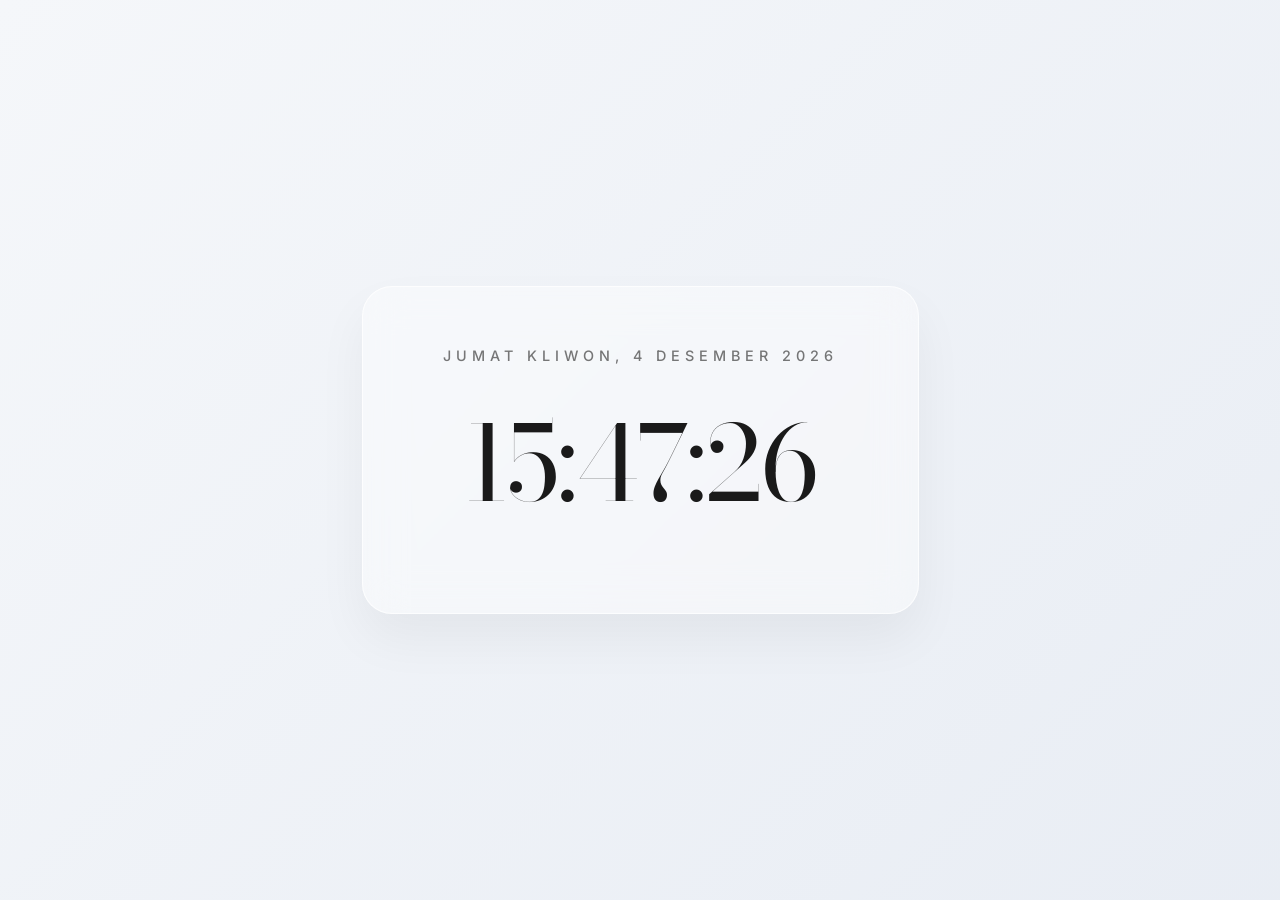
<file: index.html>
<!DOCTYPE html>
<html lang="id">
<head>
    <meta charset="UTF-8">
    <title>JAM DIGITAL SEKOLAH</title>
    <link rel="stylesheet" href="cssnya.css">
</head>
<body>
    <div class="kotak-jam">
        <div id="tanggal"></div>
        <div id="jam"></div>
    </div> <script src="jsnya2.js"></script>
</body>
</html>
</file>
<file: cssnya.css>
/* --- Reset & Font --- */
@import url('https://fonts.googleapis.com/css2?family=Bodoni+Moda:ital,wght@0,400..900;1,400..900&family=Inter:wght@100..900&display=swap');

* {
    margin: 0;
    padding: 0;
    box-sizing: border-box;
}

body {
    height: 100vh;
    display: flex;
    justify-content: center;
    align-items: center;
    /* Background Aurora yang sangat halus */
    background: linear-gradient(135deg, #f5f7fa 0%, #c3cfe2 100%);
    background-size: 400% 400%;
    animation: aurora 15s ease infinite;
    overflow: hidden;
    font-family: 'Inter', sans-serif;
}

/* --- Animasi Background --- */
@keyframes aurora {
    0% { background-position: 0% 50%; }
    50% { background-position: 100% 50%; }
    100% { background-position: 0% 50%; }
}

/* --- Container Kotak Jam --- */
.kotak-jam {
    position: relative;
    padding: 60px 80px;
    background: rgba(255, 255, 255, 0.4);
    backdrop-filter: blur(20px);
    -webkit-backdrop-filter: blur(20px);
    border-radius: 30px;
    border: 1px solid rgba(255, 255, 255, 0.7);
    box-shadow: 0 25px 50px rgba(0, 0, 0, 0.05);
    text-align: center;
    /* Efek mengapung pelan */
    animation: float 6s ease-in-out infinite;
}

@keyframes float {
    0%, 100% { transform: translateY(0); }
    50% { transform: translateY(-15px); }
}

/* --- Gaya Tanggal --- */
#tanggal {
    font-size: 0.9rem;
    font-weight: 500;
    text-transform: uppercase;
    letter-spacing: 5px;
    color: #555;
    margin-bottom: 20px;
    opacity: 0.8;
}

/* --- Gaya Jam (Tipografi Utama) --- */
#jam {
    font-family: 'Bodoni Moda', serif; /* Font mewah */
    font-size: 6.5rem;
    font-weight: 300;
    color: #1a1a1a;
    letter-spacing: -2px;
    margin: 10px 0;
    /* Animasi pudar halus saat berganti angka */
    transition: all 0.5s ease;
}

/* --- Gaya Pasaran --- */
.pasaran-wrapper {
    margin-top: 30px;
    font-size: 1.1rem;
    color: #777;
    font-style: italic;
}

#pasaran {
    color: #333;
    font-weight: 600;
    border-bottom: 1px solid #333;
    padding-bottom: 2px;
}

/* Bulatan hiasan estetik di latar belakang */
.circle {
    position: absolute;
    width: 300px;
    height: 300px;
    background: linear-gradient(to right, #ffecd2 0%, #fcb69f 100%);
    border-radius: 50%;
    z-index: -1;
    filter: blur(80px);
    opacity: 0.5;
}
</file>
